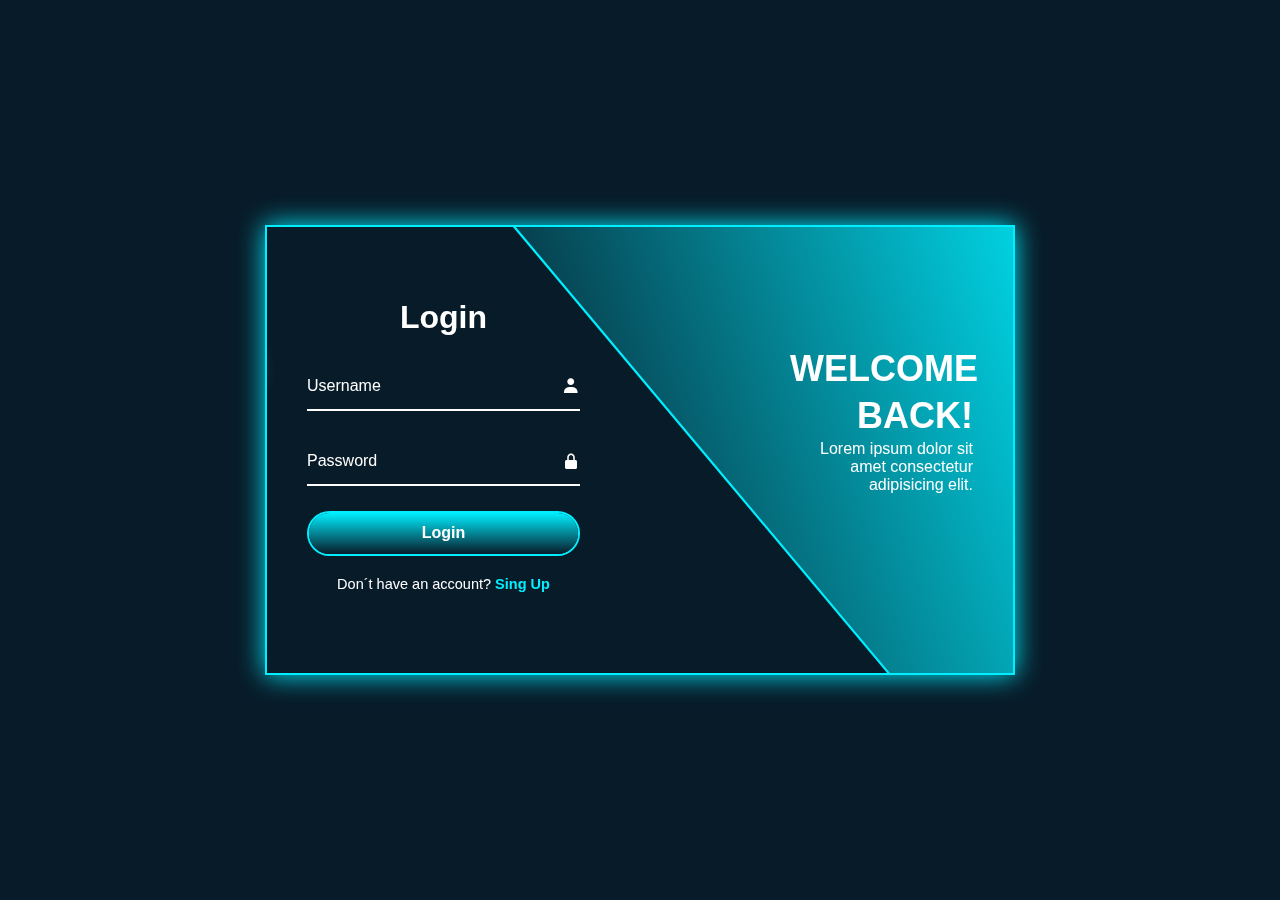
<file: public/template/contacto.html>
<!DOCTYPE html>
<html lang="en">
<head>
    <meta charset="UTF-8">
    <meta name="viewport" content="width=device-width, initial-scale=1.0">
    <link rel="stylesheet" href="css/style_Contacto.css">
    <link href='https://unpkg.com/boxicons@2.1.4/css/boxicons.min.css' rel='stylesheet'>
    <title>Contactow</title>
</head>
<body>
    <div class="wrapper">
        <span class="bg-animate"></span>
        <span class="bg-animate2"></span>

        <div class="form-box login">
            <h2 class="animation" style="--i:0; --j:21;">Login</h2>
            <form action="#">
                <div class="input-box animation" style="--i:1; --j:22;">
                    <input type="text" required>
                    <label for="">Username</label>
                    <i class='bx bxs-user'></i>
                </div>
                <div class="input-box animation" style="--i:2; --j:23;">
                    <input type="password" required>
                    <label for="">Password</label>
                    <i class='bx bxs-lock-alt' ></i>
                </div>
                <button type="submit" class="btn animation" style="--i:3; --j:24;">Login</button>
                <div class="logreg-link animation" style="--i:4; --j:25;">
                    <p>Don´t have an account? <a href="#" class="register-link">Sing Up</a></p>
                </div>
            </form>
        </div>

        <div class="info-text login">
            <h2 class="animation" style="--i:0; --j:20;">Welcome Back!</h2>
            <p class="animation" style="--i:1; --j:21;">Lorem ipsum dolor sit amet consectetur adipisicing elit.</p>
        </div>

        <div class="form-box register">
            <h2 class="animation" style="--i:17; --j:0;">Sing Up</h2>
            <form action="#">
                <div class="input-box animation" style="--i:18; --j:1;">
                    <input type="text" required>
                    <label for="">Username</label>
                    <i class='bx bxs-user'></i>
                </div>
                <div class="input-box animation" style="--i:19; --j:2;">
                    <input type="email" required>
                    <label for="">Email</label>
                    <i class='bx bxs-envelope'></i>
                </div>
                <div class="input-box animation" style="--i:20; --j:3;">
                    <input type="password" required>
                    <label for="">Password</label>
                    <i class='bx bxs-lock-alt' ></i>
                </div>
                <button type="submit" class="btn animation" style="--i:21; --j:4;">Sing Up</button>
                <div class="logreg-link animation" style="--i:22; --j:5;">
                    <p>Already have an account? <a href="#" class="login-link">Login</a></p>
                </div>
            </form>
        </div>

        <div class="info-text register">
            <h2 class="animation" style="--i:17; --j:0;">Welcome Back!</h2>
            <p class="animation" style="--i:18; --j:1;">Lorem ipsum dolor sit amet consectetur adipisicing elit.</p>
        </div>

    </div>

    <script src="js/script.js"></script>
</body>
</html>
</file>
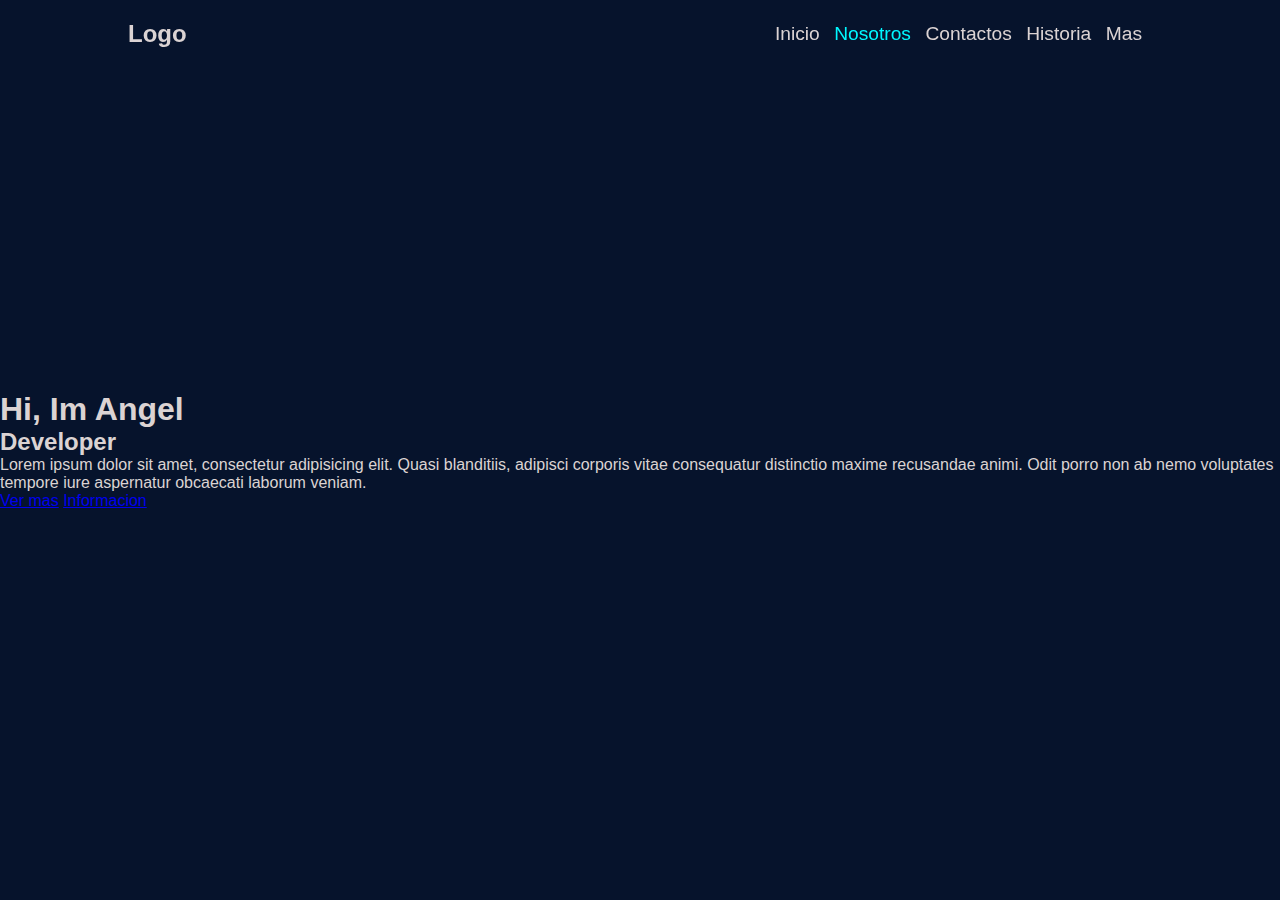
<file: public/template/nosotros.html>
<!DOCTYPE html>
<html lang="en">
<head>
    <meta charset="UTF-8">
    <meta name="viewport" content="width=device-width, initial-scale=1.0">
    <link rel="stylesheet" href="css/style_Nosotros.css">
    <title>Inicio</title>
</head>
<body>
    <header class="header">
        <a href="#" class="logo">Logo</a>
        <nav>
            <a href="Index.html">Inicio</a>
            <a href="#" class="active">Nosotros</a>
            <a href="#">Contactos</a>
            <a href="#">Historia</a>
            <a href="#">Mas</a>
        </nav>
    </header>
    <section class="Nosotros">
        <div class="Nosotros_container">
            <h1>Hi, Im Angel</h1>
            <h2>Developer</h2>
            <p>Lorem ipsum dolor sit amet, consectetur adipisicing elit. Quasi blanditiis, adipisci corporis vitae consequatur distinctio maxime recusandae animi. Odit porro non ab nemo voluptates tempore iure aspernatur obcaecati laborum veniam.</p>
            <div class="btn-box">
                <a href="#">Ver mas</a>
                <a href="#">Informacion</a>
            </div>
        </div>
    </section>
</body>
</html>
</file>
<file: public/template/css/style_Contacto.css>
*{
    margin: 0;
    padding: 0;
    box-sizing: border-box;
    font-family: 'Poppins', sans-serif;
}

body{
    display: flex;
    justify-content: center;
    align-items: center;
    min-height: 100vh;
    background: #081b29;
}

.wrapper{
    position: relative;
    width: 750px;
    height: 450px;
    background: transparent;
    border: 2px solid #0ef;
    box-shadow: 0 0 25px #0ef;
    overflow: hidden;
}

.wrapper .form-box{
    position: absolute;
    top: 0;
    width: 50%;
    height: 100%;
    display: flex;
    flex-direction: column;
    justify-content: center;
}

.wrapper .form-box.login{
    left: 0;
    padding: 0 60px 0 40px;

}

.wrapper .form-box.login .animation{
    transform: translateX(0);
    opacity: 1;
    filter: blur(0);
    transition: .7s ease; 
    transition-delay: calc(.1s * var(--j));
}

.wrapper.active .form-box.login .animation{
    transform: translateX(-120%);
    opacity: 0;
    filter: blur(10px);
    transition-delay: calc(.1s * var(--i));
}

.wrapper .form-box.register{
    right: 0;
    padding: 0 40px 0 60px;
    pointer-events: none;
}

.wrapper.active .form-box.register{
    pointer-events: auto;
}

.wrapper .form-box.register .animation{
    transform: translateX(120%);
    opacity: 0;
    filter: blur(10px);
    transition: .7s ease;
    transition-delay: calc(.1s * var(--j));
}

.wrapper.active .form-box.register .animation{
    transform: translateX(0);
    opacity: 1;
    filter: blur(0);
    transition-delay: calc(.1s * var(--i));
}

.form-box h2{
    text-align: center;
    color: #fff;
    font-size: 2rem;
}

.form-box .input-box{
    position: relative;
    width: 100%;
    height: 50px;
    margin: 25px 0;
}

.input-box input{
    width: 100%;
    height: 100%;
    background: transparent;
    border: none;
    outline: none;
    border-bottom: 2px solid #fff;
    padding-right: 23px;
    font-size: 1rem;
    color: #fff;
    font-weight: 500;
    transition: .5s;
}

.input-box input:focus,
.input-box input:valid{
    border-bottom-color: #0ef;
}

.input-box label{
    position: absolute;
    top: 50%;
    left: 0;
    transform: translateY(-50%);
    font-size: 1rem;
    color: #fff;
    pointer-events: none;
    transition: .5s;
}

.input-box input:focus ~ label,
.input-box input:valid ~ label{
    top: -5px;
    color: #0ef;

}

.input-box i{
    position: absolute;
    top: 50%;
    right: 0;
    transform: translateY(-50%);
    font-size: 18px;
    color: #fff;
    transition: .5s;
}

.input-box input:focus ~ i,
.input-box input:valid ~ i{
    color: #0ef;
}

.btn{
    position: relative;
    width: 100%;
    height: 45px;
    background: transparent;
    border: 2px solid #0ef;
    outline: none;
    border-radius: 40px;
    cursor: pointer;
    font-size: 1rem;
    color: #fff;
    font-weight: 600;
    z-index: 1;
    overflow: hidden;
}

.btn::before{
    content: '';
    position: absolute;
    top: -100%;
    left: 0;
    width: 100%;
    height: 300%;
    background: linear-gradient(#081b29, #0ef, #081b29, #0ef);
    z-index: -1;
    transition: .5s;
}

.btn:hover::before{
    top: 0;
}

.form-box .logreg-link{
    font-size: 14.5px;
    color: #fff;
    text-align: center;
    margin: 20px 0 10px;
}

.logreg-link p a{
    color: #0ef;
    text-decoration: none;
    font-weight: 600;
}

.logreg-link p a:hover{
    text-decoration: underline;
}

.wrapper .info-text{
    position: absolute;
    top: 0;
    width: 50%;
    height: 100%;
    display: flex;
    flex-direction: column;
    justify-content: center;
}

.wrapper .info-text.login{
    right: 0;
    text-align: right;
    padding: 0 40px 60px 150px;

}

.wrapper .info-text.login .animation{
    transform: translateX(0);
    opacity: 1;
    filter: blur(0);
    transition: .7s ease; 
    transition-delay: calc(.1s * var(--j));
}

.wrapper.active .info-text.login .animation{
    transform: translateX(120%);
    opacity: 0;
    filter: blur(5px);
    transition-delay: calc(.1s * var(--i));
}

.wrapper .info-text.register{
    left: 0;
    text-align: left;
    padding: 0 150px 60px 40px;
    pointer-events: none;
}

.wrapper.active .info-text.register{
    pointer-events: auto;
}

.wrapper .info-text.register .animation{
    transform: translateX(-130%);
    transition: .7s ease;
    filter: blur(10px);
    transition: .7s ease;
    transition-delay: calc(.1s * var(--j));
}

.wrapper.active .info-text.register .animation{
    transform: translateX(0);
    opacity: 1;
    filter: blur(0);
    transition-delay: calc(.1s * var(--i));
}

.info-text h2{
    font-size: 36px;
    color: #fff;
    line-height: 1.3;
    text-transform: uppercase;
}

.info-text p{
    font-size: 1rem;
    color: #fff;
}

.wrapper .bg-animate{
    position: absolute;
    top: -4px;
    right: 0;
    width: 850px;
    height: 600px;
    background: linear-gradient(45deg, #081b29, #0ef);
    border-bottom: 3px solid #0ef;
    transform: rotate(10deg) skewY(40deg);
    transform-origin: bottom right;
    transition: 1.5s ease;
    transition-delay: 1.6s;
}

.wrapper.active .bg-animate{
    transform: rotate(0) skewY(0);
    transition-delay: .5s;
}

.wrapper .bg-animate2 {
    position: absolute;
    top: 100%;
    left: 250px;
    width: 850px;
    height: 700px;
    background: #081b29;
    border-top: 3px solid #0ef;
    transform: rotate(0) skewY(0);
    transform-origin: bottom left;
    transition: 1.5s ease;
    transition-delay: .5s;
}

.wrapper.active .bg-animate2{
    transform: rotate(-11deg) skewY(-41deg);
    transition-delay: 1.2s;
}
</file>
<file: public/template/css/style_Nosotros.css>
*{
    margin: 0;
    padding: 0;
    font-family: Arial, Helvetica, sans-serif;
    box-sizing: border-box;
}

:root{
    --color-azul: #06132c;
    --Color-blaco: #dbd3d3;
    --color-celeste: #00f7ff;
}

body{
    background: var(--color-azul);
}

.header{
    position: fixed;
    top: 0;
    left: 0;
    width: 100%;
    background: transparent;
    display: flex;
    justify-content: space-between;
    padding: 20px 10%;
    align-items: center;
}

.header nav a{
    text-decoration: none;
    color: var(--Color-blaco);
    margin-right: 10px;
    font-size: 1.2rem;
    transition: .4s;
}

.header nav a:hover,
.header nav a.active
{
    color: var(--color-celeste);
}

.logo{
    text-decoration: none;
    font-size: 1.5rem;
    font-weight: 600;
    color: var(--Color-blaco);
}
/*priemra seccion*/

.Nosotros{
    height: 100vh;
    display: flex;
    align-items: center;
    color: var(--Color-blaco);
}
</file>
